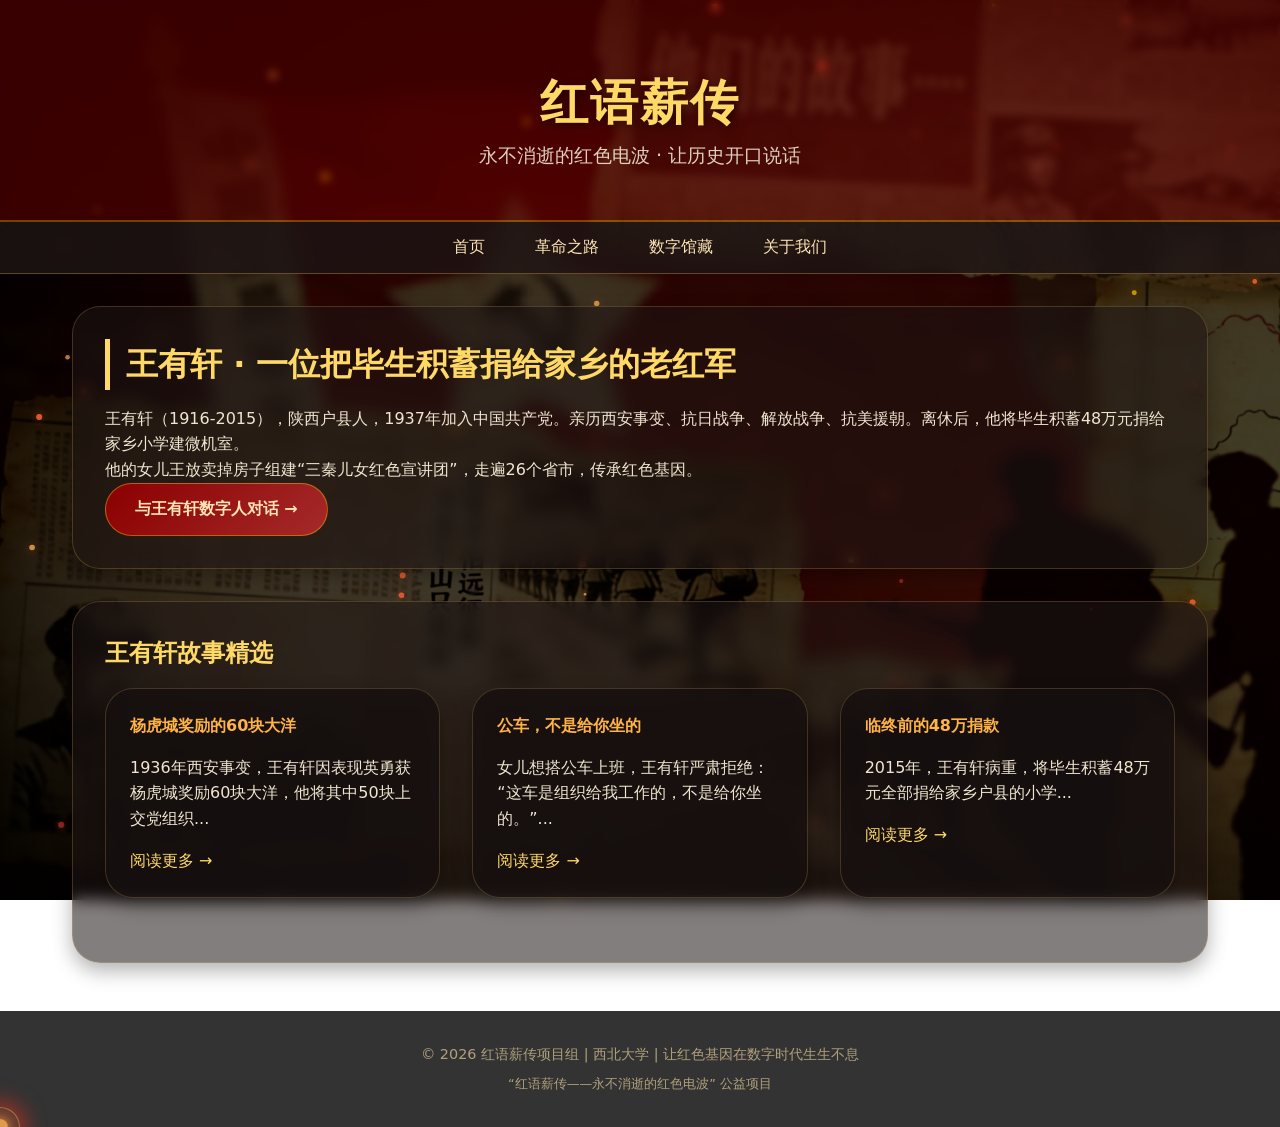
<file: index.html>
<!DOCTYPE html>
<html lang="zh-CN">
<head>
    <meta charset="UTF-8">
    <meta name="viewport" content="width=device-width, initial-scale=1.0">
    <title>红语薪传 · 永不消逝的红色电波</title>
    <link rel="stylesheet" href="css/style.css">
    <style>
        /* 首页独立背景：只显示图片，无半透明叠加层 */
        body {
            background: linear-gradient(rgba(0, 0, 0, 0.75), rgba(0, 0, 0, 0.75)), url('images/bg-index.jpg');
            background-size: cover;
            background-attachment: fixed;
        }
    </style>
</head>
<body>
    <header>
      <h1>红语薪传</h1>
      <p>永不消逝的红色电波 · 让历史开口说话</p>
    </header>

    <nav>
        <a href="index.html">首页</a>
        <a href="book.html">革命之路</a>
        <a href="digital.html">数字馆藏</a>
        <a href="about.html">关于我们</a>
    </nav>

    <main>
        <section class="hero">
            <h2>王有轩 · 一位把毕生积蓄捐给家乡的老红军</h2>
            <p>王有轩（1916-2015），陕西户县人，1937年加入中国共产党。亲历西安事变、抗日战争、解放战争、抗美援朝。离休后，他将毕生积蓄48万元捐给家乡小学建微机室。</p>
            <p>他的女儿王放卖掉房子组建“三秦儿女红色宣讲团”，走遍26个省市，传承红色基因。</p>
            <a href="digital.html" class="btn">与王有轩数字人对话 →</a>
        </section>

        <section>
            <h3>王有轩故事精选</h3>
            <div class="story-grid">
                <div class="story-card">
                    <h4>杨虎城奖励的60块大洋</h4>
                    <p>1936年西安事变，王有轩因表现英勇获杨虎城奖励60块大洋，他将其中50块上交党组织...</p>
                    <a href="book.html#page2">阅读更多 →</a>
                </div>
                <div class="story-card">
                    <h4>公车，不是给你坐的</h4>
                    <p>女儿想搭公车上班，王有轩严肃拒绝：“这车是组织给我工作的，不是给你坐的。”...</p>
                    <a href="book.html#page5">阅读更多 →</a>
                </div>
                <div class="story-card">
                    <h4>临终前的48万捐款</h4>
                    <p>2015年，王有轩病重，将毕生积蓄48万元全部捐给家乡户县的小学...</p>
                    <a href="book.html#page7">阅读更多 →</a>
                </div>
            </div>
        </section>
    </main>

    <footer>
        <p>© 2026 红语薪传项目组 | 西北大学 | 让红色基因在数字时代生生不息</p>
        <p style="font-size:0.8rem; margin-top:0.5rem;">“红语薪传——永不消逝的红色电波” 公益项目</p>
    </footer>

    <script src="js/effects.js"></script>
</body>
</html>
</file>
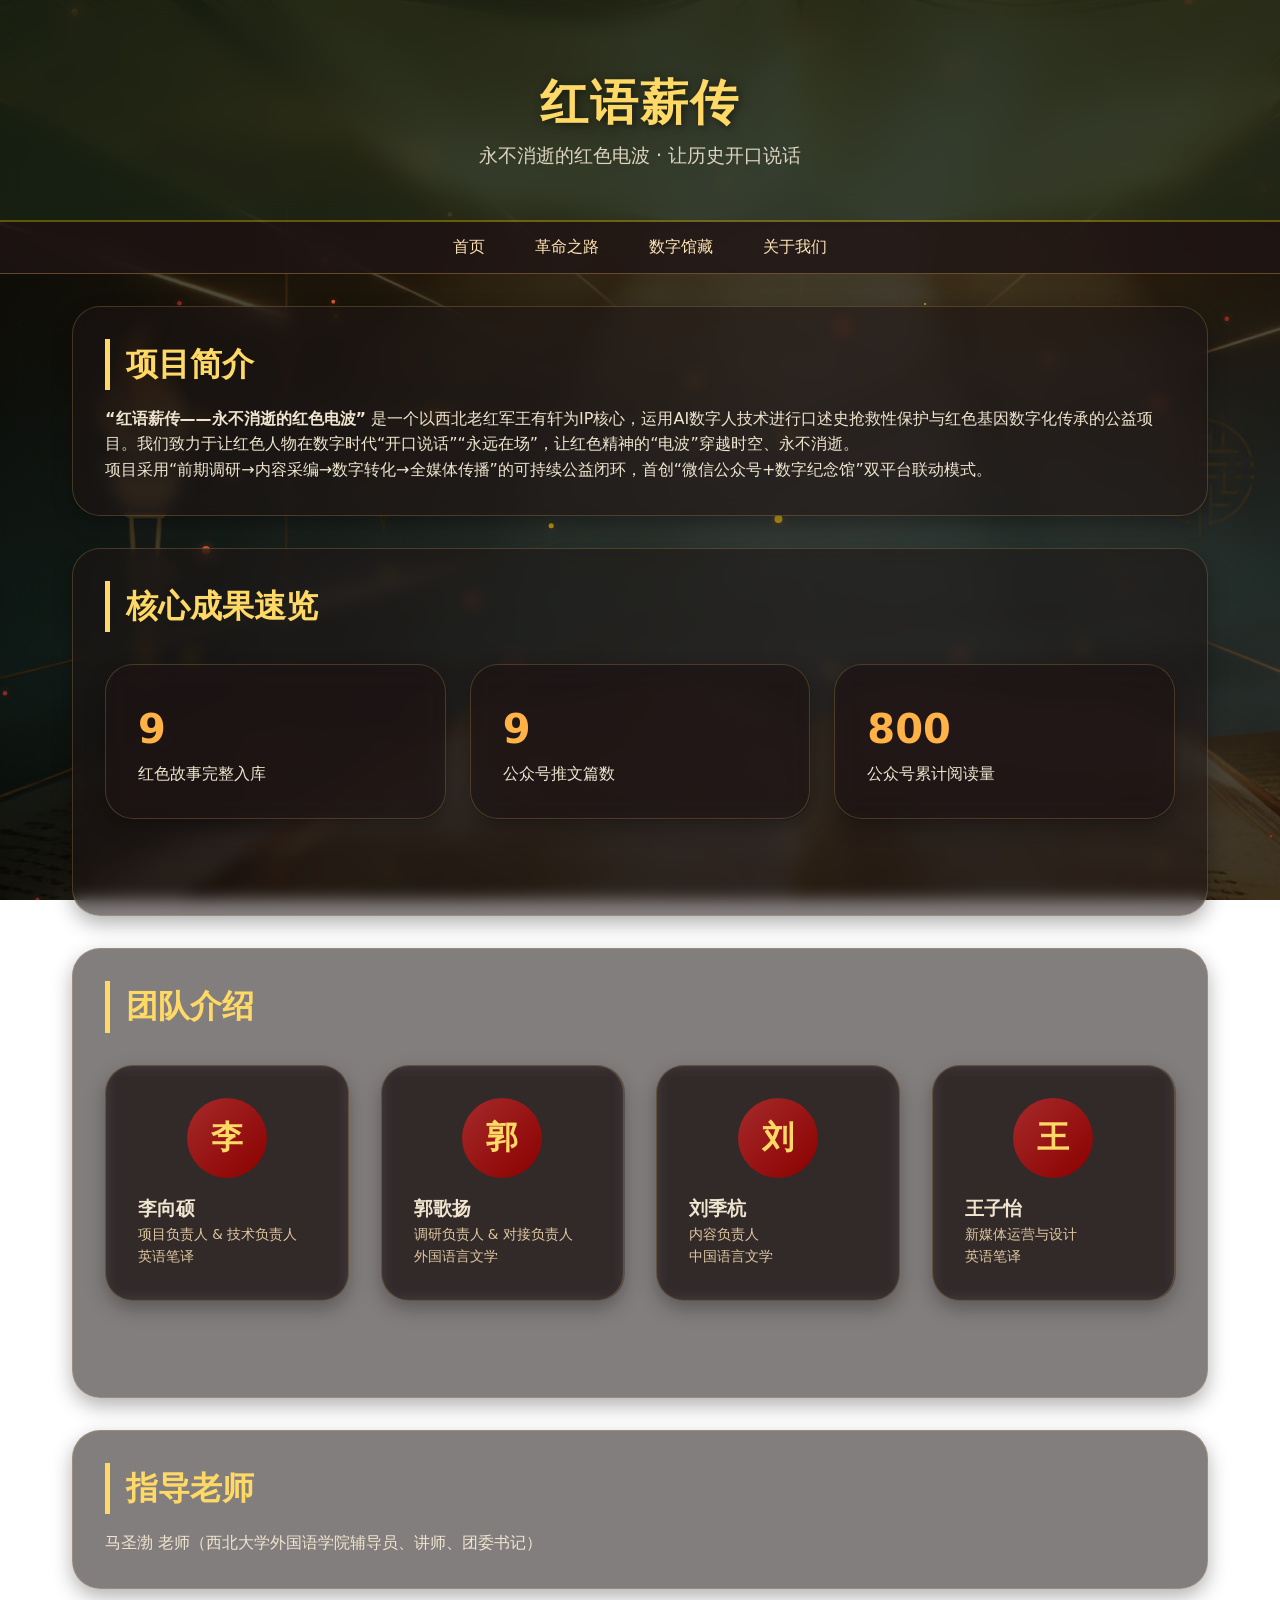
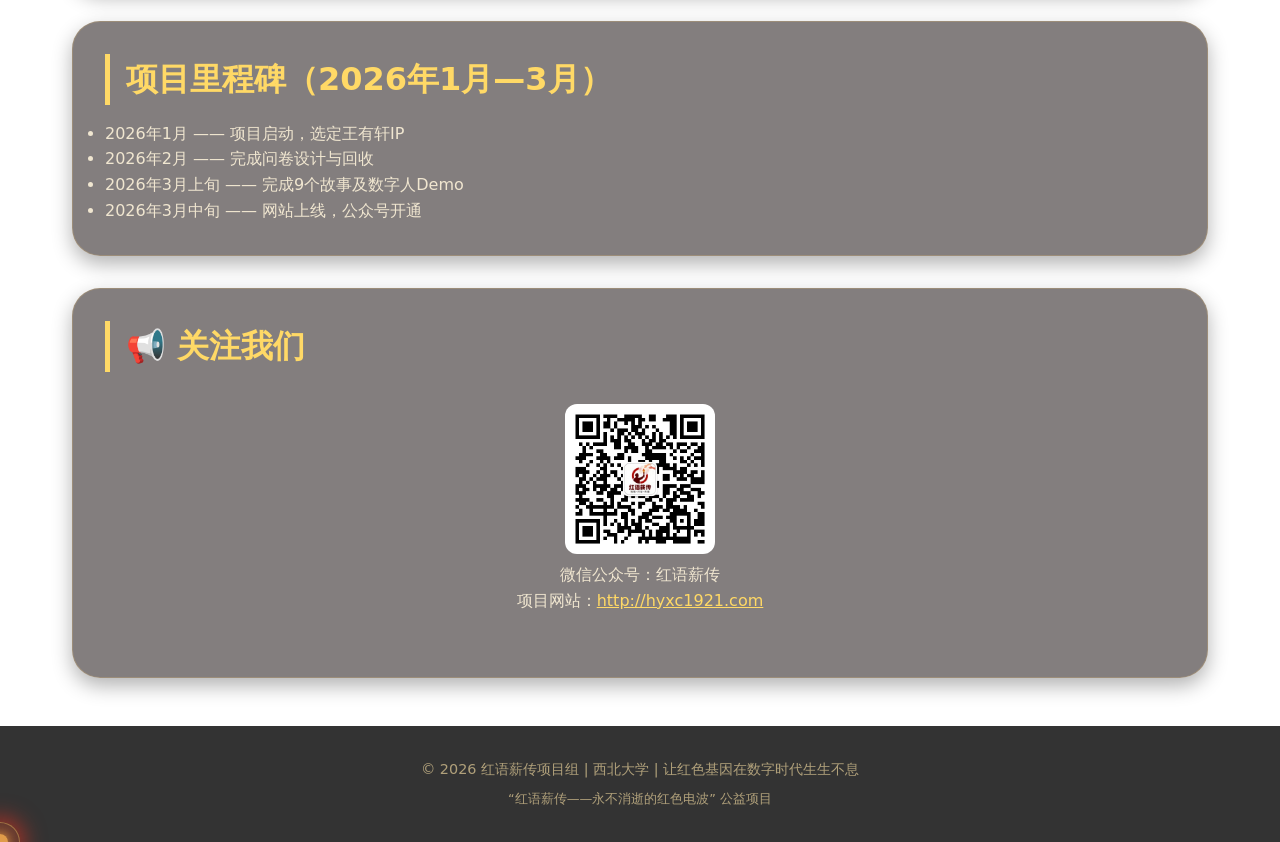
<file: about.html>
<!DOCTYPE html>
<html lang="zh-CN">
<head>
    <meta charset="UTF-8">
    <meta name="viewport" content="width=device-width, initial-scale=1.0">
    <title>关于我们 · 红语薪传</title>
    <link rel="stylesheet" href="css/style.css">
    <style>
        header {
            background: rgba(30, 50, 30, 0.5) !important;
            backdrop-filter: blur(12px);
            box-shadow: 0 4px 15px rgba(0, 0, 0, 0.2);
       }
        body {
            background: linear-gradient(rgba(0, 0, 0, 0.7), rgba(0, 0, 0, 0.7)), url('images/bg-about.jpg');
            background-size: cover;
            background-attachment: fixed;
        }
        .stat-grid {
            display: grid;
            grid-template-columns: repeat(auto-fit, minmax(200px, 1fr));
            gap: 1.5rem;
            margin: 2rem 0;
        }
        .team-grid {
            display: grid;
            grid-template-columns: repeat(auto-fit, minmax(240px, 1fr));
            gap: 2rem;
            margin: 2rem 0;
        }
        .qrcode {
            text-align: center;
            margin: 2rem 0;
        }
        .qrcode img {
            width: 150px;
            border-radius: 12px;
        }
    </style>
</head>
<body>
    <header>
        <h1>红语薪传</h1>
        <p>永不消逝的红色电波 · 让历史开口说话</p>
    </header>

    <nav>
        <a href="index.html">首页</a>
        <a href="book.html">革命之路</a>
        <a href="digital.html">数字馆藏</a>
        <a href="about.html">关于我们</a>
    </nav>

    <main>
        <section>
            <h2> 项目简介</h2>
            <p><strong>“红语薪传——永不消逝的红色电波”</strong> 是一个以西北老红军王有轩为IP核心，运用AI数字人技术进行口述史抢救性保护与红色基因数字化传承的公益项目。我们致力于让红色人物在数字时代“开口说话”“永远在场”，让红色精神的“电波”穿越时空、永不消逝。</p>
            <p>项目采用“前期调研→内容采编→数字转化→全媒体传播”的可持续公益闭环，首创“微信公众号+数字纪念馆”双平台联动模式。</p>
        </section>

        <section>
            <h2> 核心成果速览</h2>
            <div class="stat-grid">
                <div class="stat-card"><div class="stat-number">9</div><div class="stat-label">红色故事完整入库</div></div>
                <div class="stat-card"><div class="stat-number">9</div><div class="stat-label">公众号推文篇数</div></div>
                <div class="stat-card"><div class="stat-number">800</div><div class="stat-label">公众号累计阅读量</div></div>
            </div>
        </section>

        <section>
            <h2> 团队介绍</h2>
            <div class="team-grid">
                <div class="team-card"><div class="team-avatar">李</div><div class="team-name">李向硕</div><div class="team-role">项目负责人 & 技术负责人</div><div class="team-major">英语笔译</div></div>
                <div class="team-card"><div class="team-avatar">郭</div><div class="team-name">郭歌扬</div><div class="team-role">调研负责人 & 对接负责人</div><div class="team-major">外国语言文学</div></div>
                <div class="team-card"><div class="team-avatar">刘</div><div class="team-name">刘季杭</div><div class="team-role">内容负责人</div><div class="team-major">中国语言文学</div></div>
                <div class="team-card"><div class="team-avatar">王</div><div class="team-name">王子怡</div><div class="team-role">新媒体运营与设计</div><div class="team-major">英语笔译</div></div>
            </div>
        </section>

        <section>
            <h2> 指导老师</h2>
            <p>马圣渤 老师（西北大学外国语学院辅导员、讲师、团委书记）</p>
        </section>

        <section>
            <h2> 项目里程碑（2026年1月—3月）</h2>
            <ul>
                <li>2026年1月 —— 项目启动，选定王有轩IP</li>
                <li>2026年2月 —— 完成问卷设计与回收</li>
                <li>2026年3月上旬 —— 完成9个故事及数字人Demo</li>
                <li>2026年3月中旬 —— 网站上线，公众号开通</li>
            </ul>
        </section>

        <section>
            <h2>📢 关注我们</h2>
            <div class="qrcode">
                <img src="images/qrcode.jpg" alt="公众号二维码">
                <p>微信公众号：红语薪传</p>
                <p>项目网站：<a href="http://hyxc1921.com" target="_blank" style="color:#FFD966;">http://hyxc1921.com</a></p>
            </div>
        </section>
    </main>

    <footer>
        <p>© 2026 红语薪传项目组 | 西北大学 | 让红色基因在数字时代生生不息</p>
        <p style="font-size:0.8rem; margin-top:0.5rem;">“红语薪传——永不消逝的红色电波” 公益项目</p>
    </footer>

    <script src="js/effects.js"></script>
</body>
</html>
</file>
<file: css/style.css>
* {
    margin: 0;
    padding: 0;
    box-sizing: border-box;
}

body {
    font-family: 'Segoe UI', 'Roboto', 'Noto Sans', system-ui, sans-serif;
    color: #f0e6d0;
    line-height: 1.6;
    min-height: 100vh;
}

header {
    text-align: center;
    padding: 4rem 2rem 3rem;
    background: rgba(139, 0, 0, 0.4);
    backdrop-filter: blur(4px);
    border-bottom: 2px solid rgba(255, 215, 0, 0.3);
}

header h1 {
    font-size: 3rem;
    letter-spacing: 2px;
    text-shadow: 2px 2px 8px rgba(0,0,0,0.5);
    color: #FFD966;
}

header p {
    font-size: 1.2rem;
    opacity: 0.9;
}

nav {
    background: rgba(30, 20, 20, 0.8);
    backdrop-filter: blur(12px);
    text-align: center;
    padding: 0.8rem 1rem;
    position: sticky;
    top: 0;
    z-index: 100;
    border-bottom: 1px solid rgba(255, 200, 100, 0.3);
}

nav a {
    color: #FFE4B5;
    text-decoration: none;
    margin: 0 1.2rem;
    padding: 0.5rem 0.2rem;
    font-weight: 500;
    transition: all 0.3s;
    border-bottom: 2px solid transparent;
}

nav a:hover {
    color: #FFD966;
    border-bottom-color: #FFD966;
    transform: translateY(-2px);
}

main {
    max-width: 1200px;
    margin: 2rem auto;
    padding: 0 2rem;
}

section, .story-card, .stat-card, .team-card {
    background: rgba(30, 20, 20, 0.55);
    backdrop-filter: blur(8px);
    border-radius: 28px;
    padding: 2rem;
    margin-bottom: 2rem;
    border: 1px solid rgba(255, 200, 100, 0.2);
    box-shadow: 0 8px 20px rgba(0,0,0,0.3);
    transition: transform 0.25s ease;
}

section:hover, .story-card:hover {
    transform: translateY(-5px);
    background: rgba(40, 28, 28, 0.7);
}

h2, h3, h4 {
    color: #FFD966;
    margin-bottom: 1rem;
    font-weight: 600;
}

h2 {
    font-size: 2rem;
    border-left: 5px solid #FFD966;
    padding-left: 1rem;
}

h3 {
    font-size: 1.5rem;
}

.btn {
    display: inline-block;
    background: linear-gradient(135deg, #8B0000, #A52A2A);
    color: #FFE4B5;
    padding: 0.8rem 1.8rem;
    text-decoration: none;
    border-radius: 40px;
    font-weight: bold;
    transition: all 0.3s;
    border: 1px solid rgba(255, 215, 0, 0.4);
}

.btn:hover {
    background: linear-gradient(135deg, #A52A2A, #8B0000);
    color: #FFD966;
    transform: scale(1.02);
}

.story-grid {
    display: grid;
    grid-template-columns: repeat(auto-fit, minmax(300px, 1fr));
    gap: 2rem;
    margin-top: 1rem;
}

.story-card {
    background: rgba(20, 15, 15, 0.7);
    padding: 1.5rem;
}

.story-card h4 {
    color: #FFB347;
}

.story-card a {
    color: #FFD966;
    text-decoration: none;
    display: inline-block;
    margin-top: 1rem;
}

footer {
    background: rgba(0, 0, 0, 0.8);
    text-align: center;
    padding: 2rem;
    margin-top: 3rem;
    font-size: 0.9rem;
    color: #b0a07a;
}

.stat-number {
    font-size: 2.5rem;
    font-weight: bold;
    color: #FFB347;
}

.team-avatar {
    width: 80px;
    height: 80px;
    background: linear-gradient(135deg, #A52A2A, #8B0000);
    border-radius: 50%;
    margin: 0 auto 1rem;
    display: flex;
    align-items: center;
    justify-content: center;
    font-size: 2rem;
    font-weight: bold;
    color: #FFD966;
}

.team-name {
    font-size: 1.2rem;
    font-weight: bold;
}

.team-role, .team-major {
    font-size: 0.85rem;
    color: #e0c8a0;
}

@media (max-width: 768px) {
    header h1 { font-size: 2rem; }
    nav a { margin: 0 0.6rem; font-size: 0.85rem; }
    section { padding: 1.2rem; }
    h2 { font-size: 1.5rem; }
    .story-grid { grid-template-columns: 1fr; }
}
</file>
